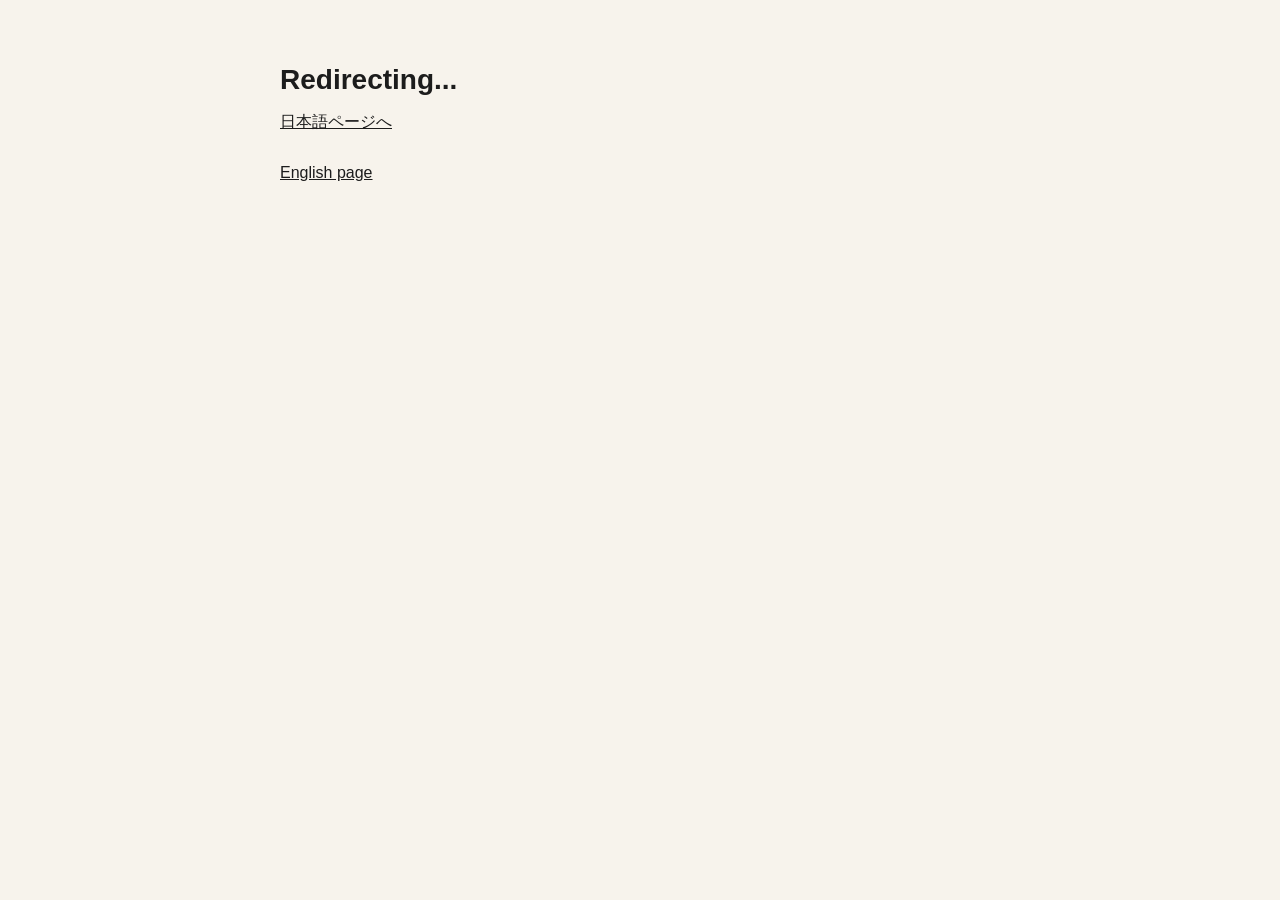
<file: public/index.html>
<!DOCTYPE html>
<html lang="ja">
  <head>
    <meta charset="utf-8">
    <!--<meta http-equiv="refresh" content="0; url=/jp/">-->
    <meta name="viewport" content="width=device-width, initial-scale=1">
    <title>ACTIS Visa Support LP</title>
    <style>
      body {
        margin: 0;
        font-family: sans-serif;
        background: #f7f3ec;
        color: #1c1c1c;
      }
      main {
        max-width: 720px;
        margin: 0 auto;
        padding: 64px 24px;
      }
      h1 {
        font-size: 28px;
        margin: 0 0 12px;
      }
      p {
        line-height: 1.7;
        margin: 0 0 24px;
      }
      a {
        color: #1c1c1c;
      }
    </style>
  </head>
  <body>
    <main>
      <h1>Redirecting...</h1>
      <p><a href="/jp/">日本語ページへ</a></p>
      <p><a href="/en/">English page</a></p>
    </main>
  </body>
</html>
</file>
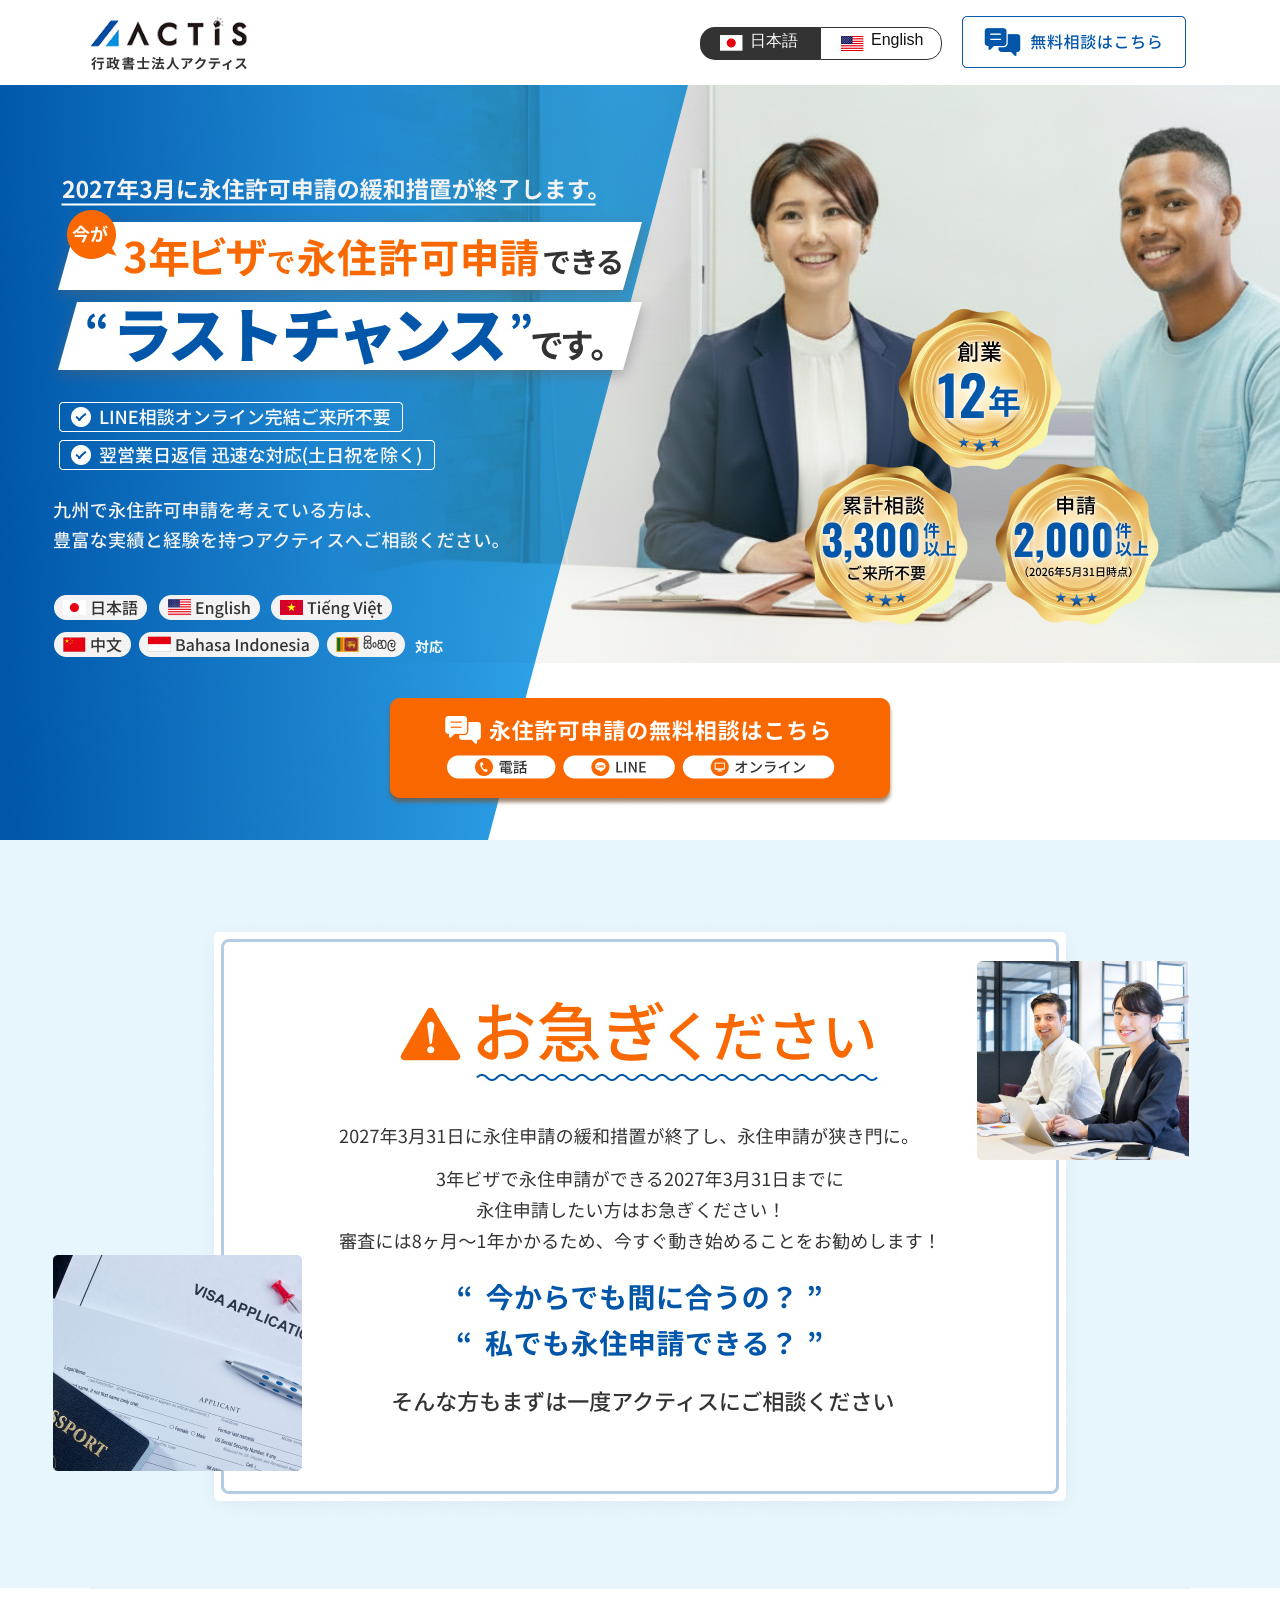
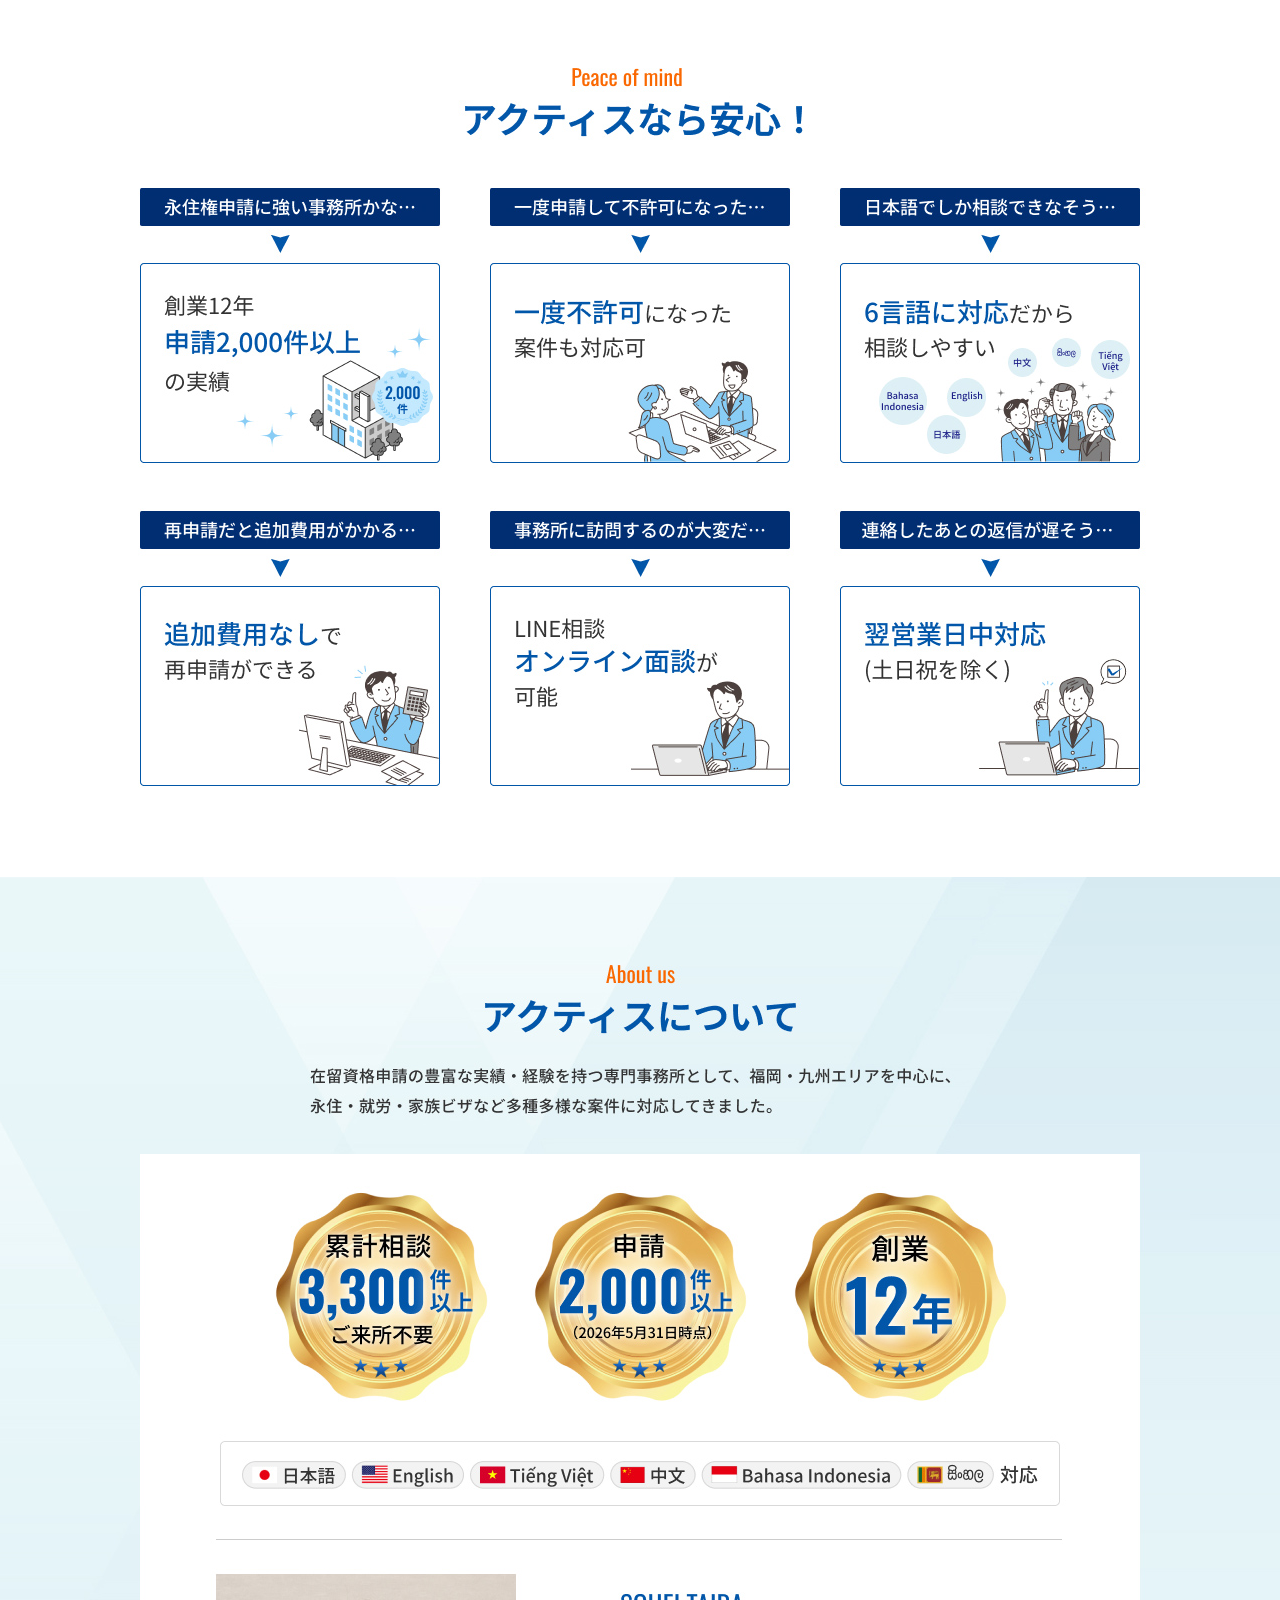
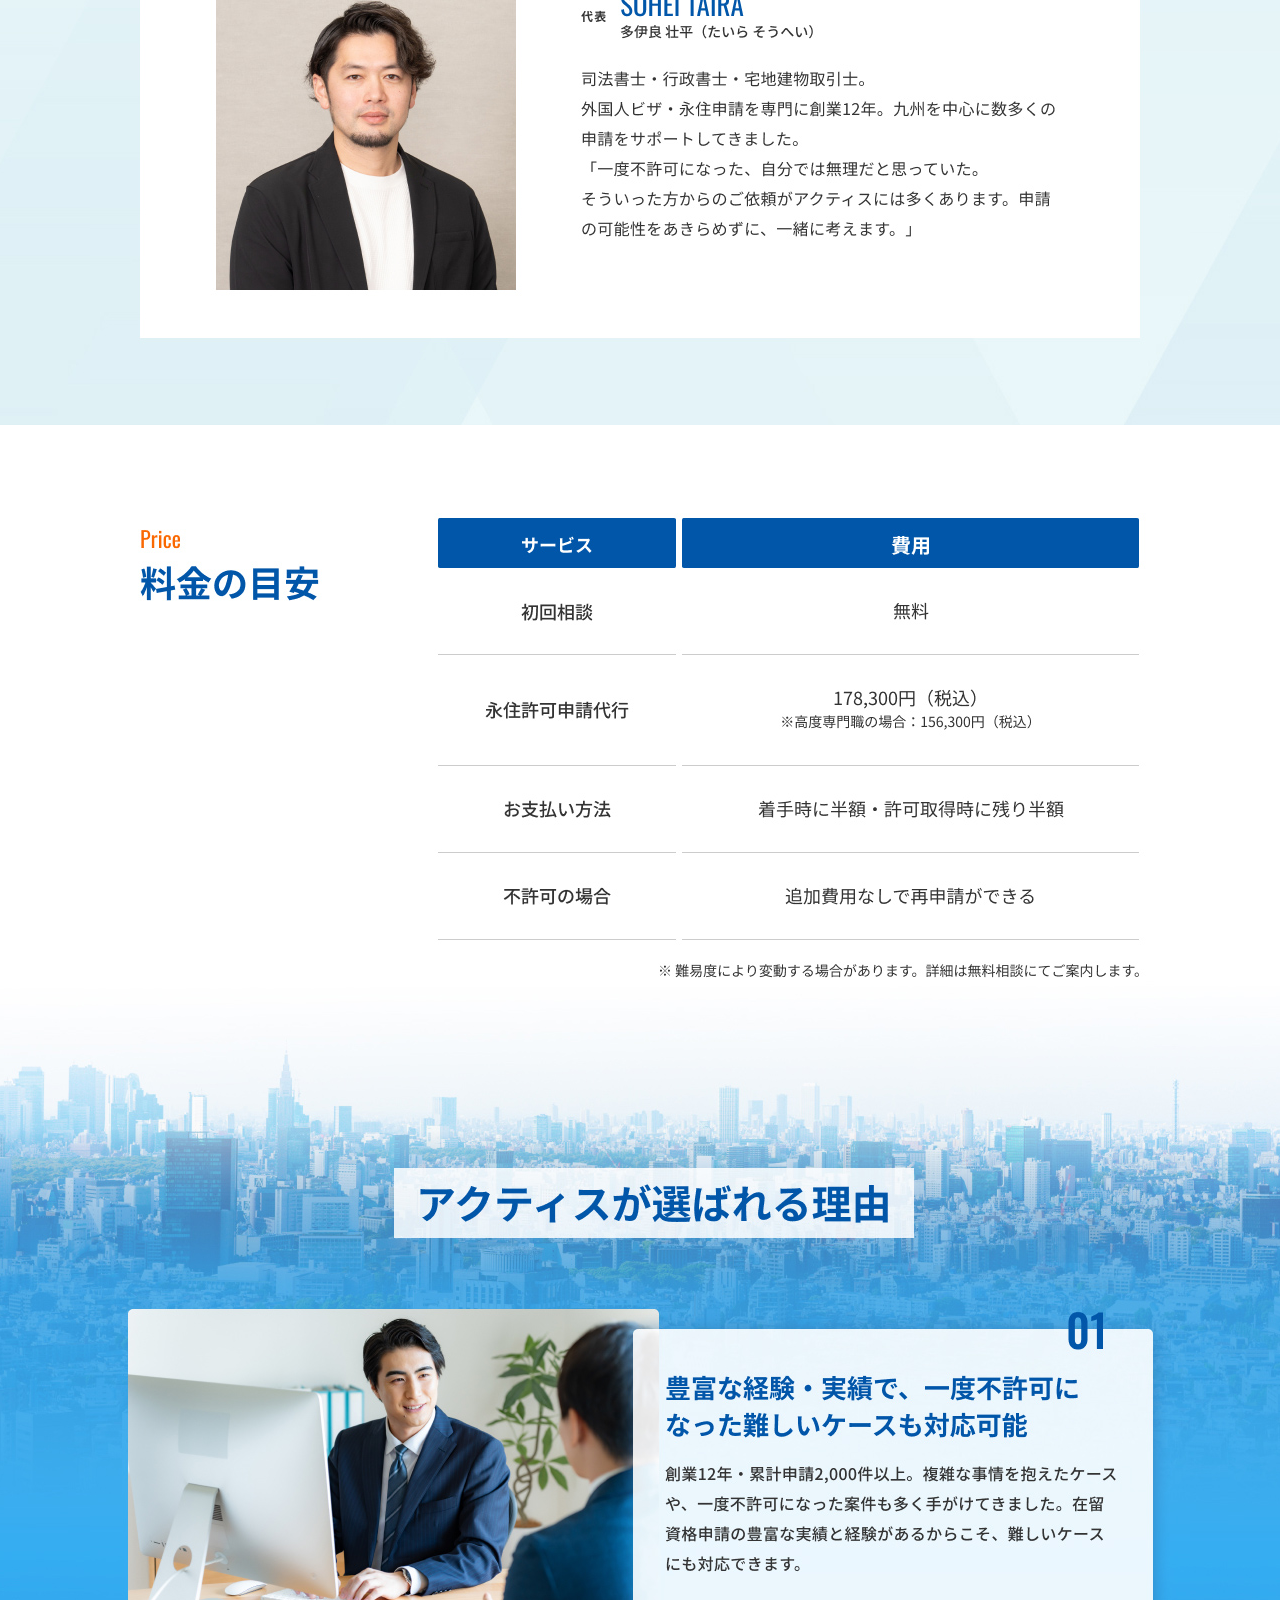
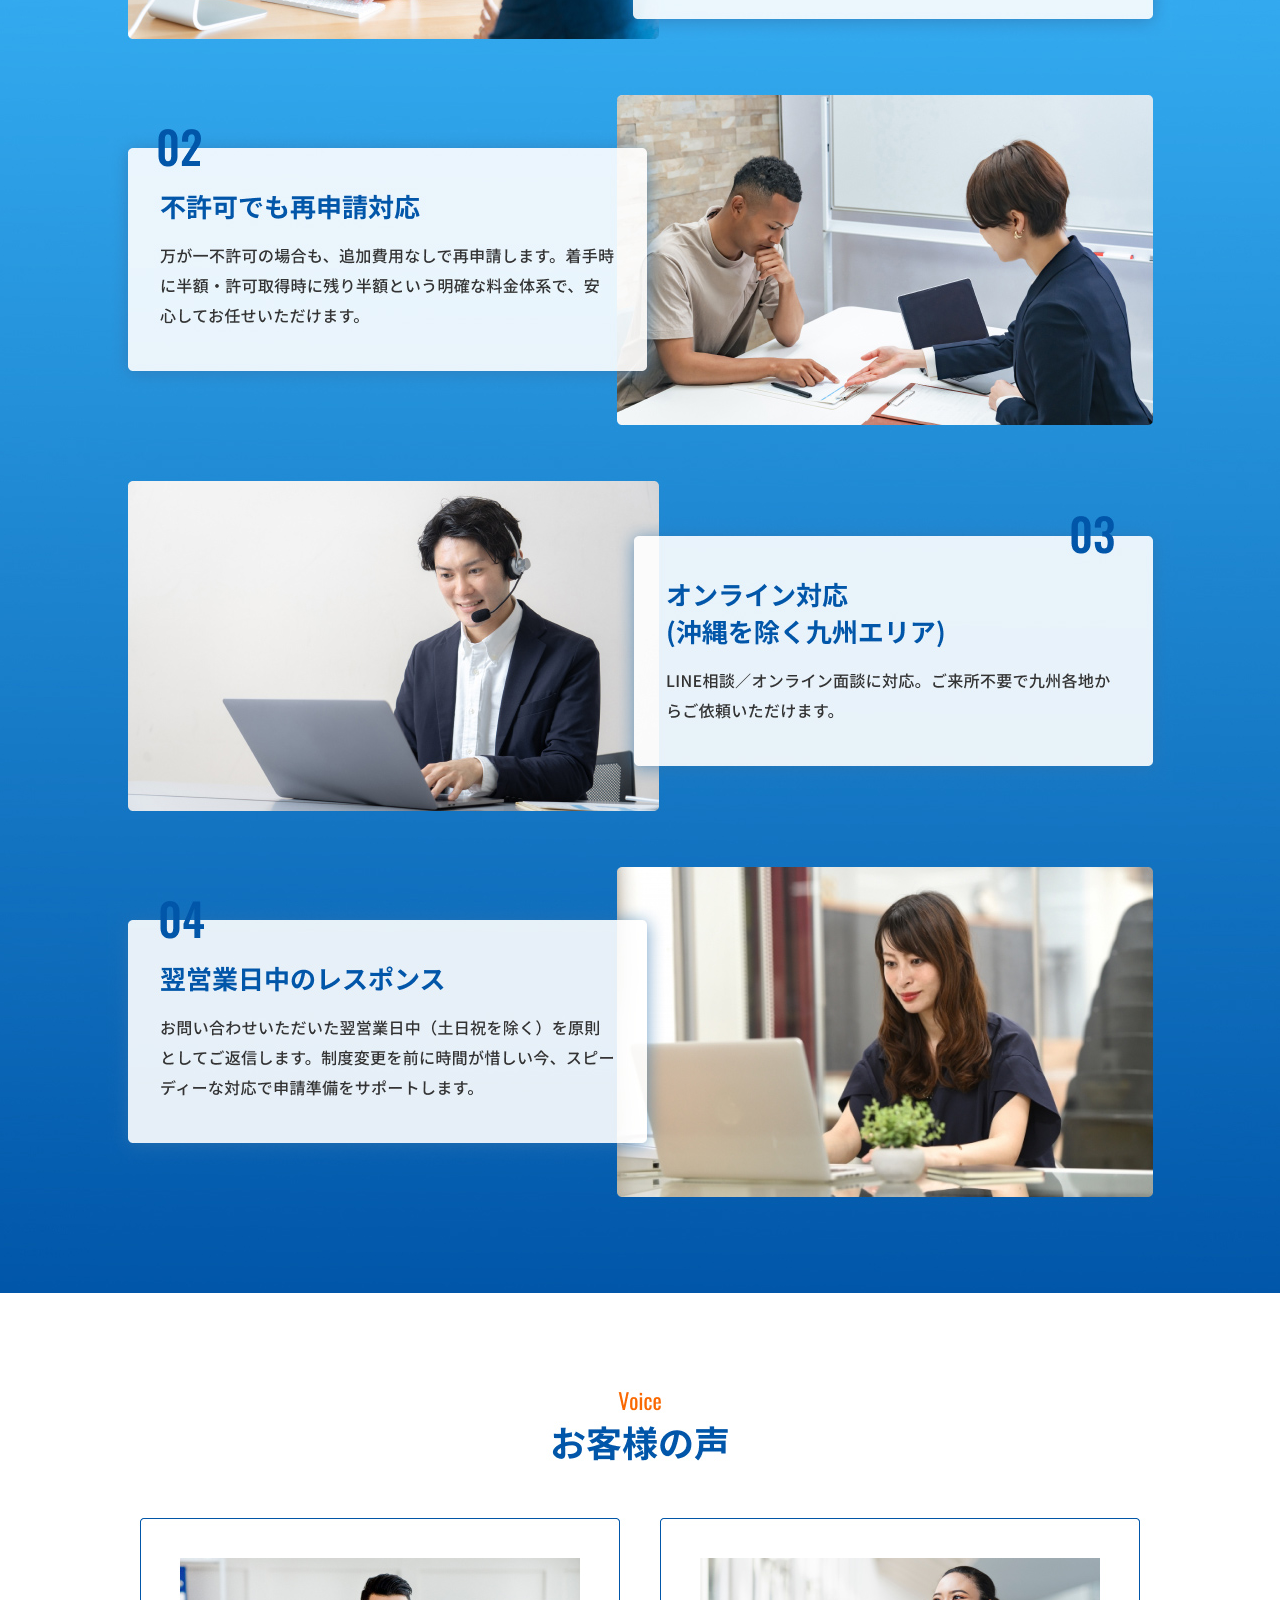
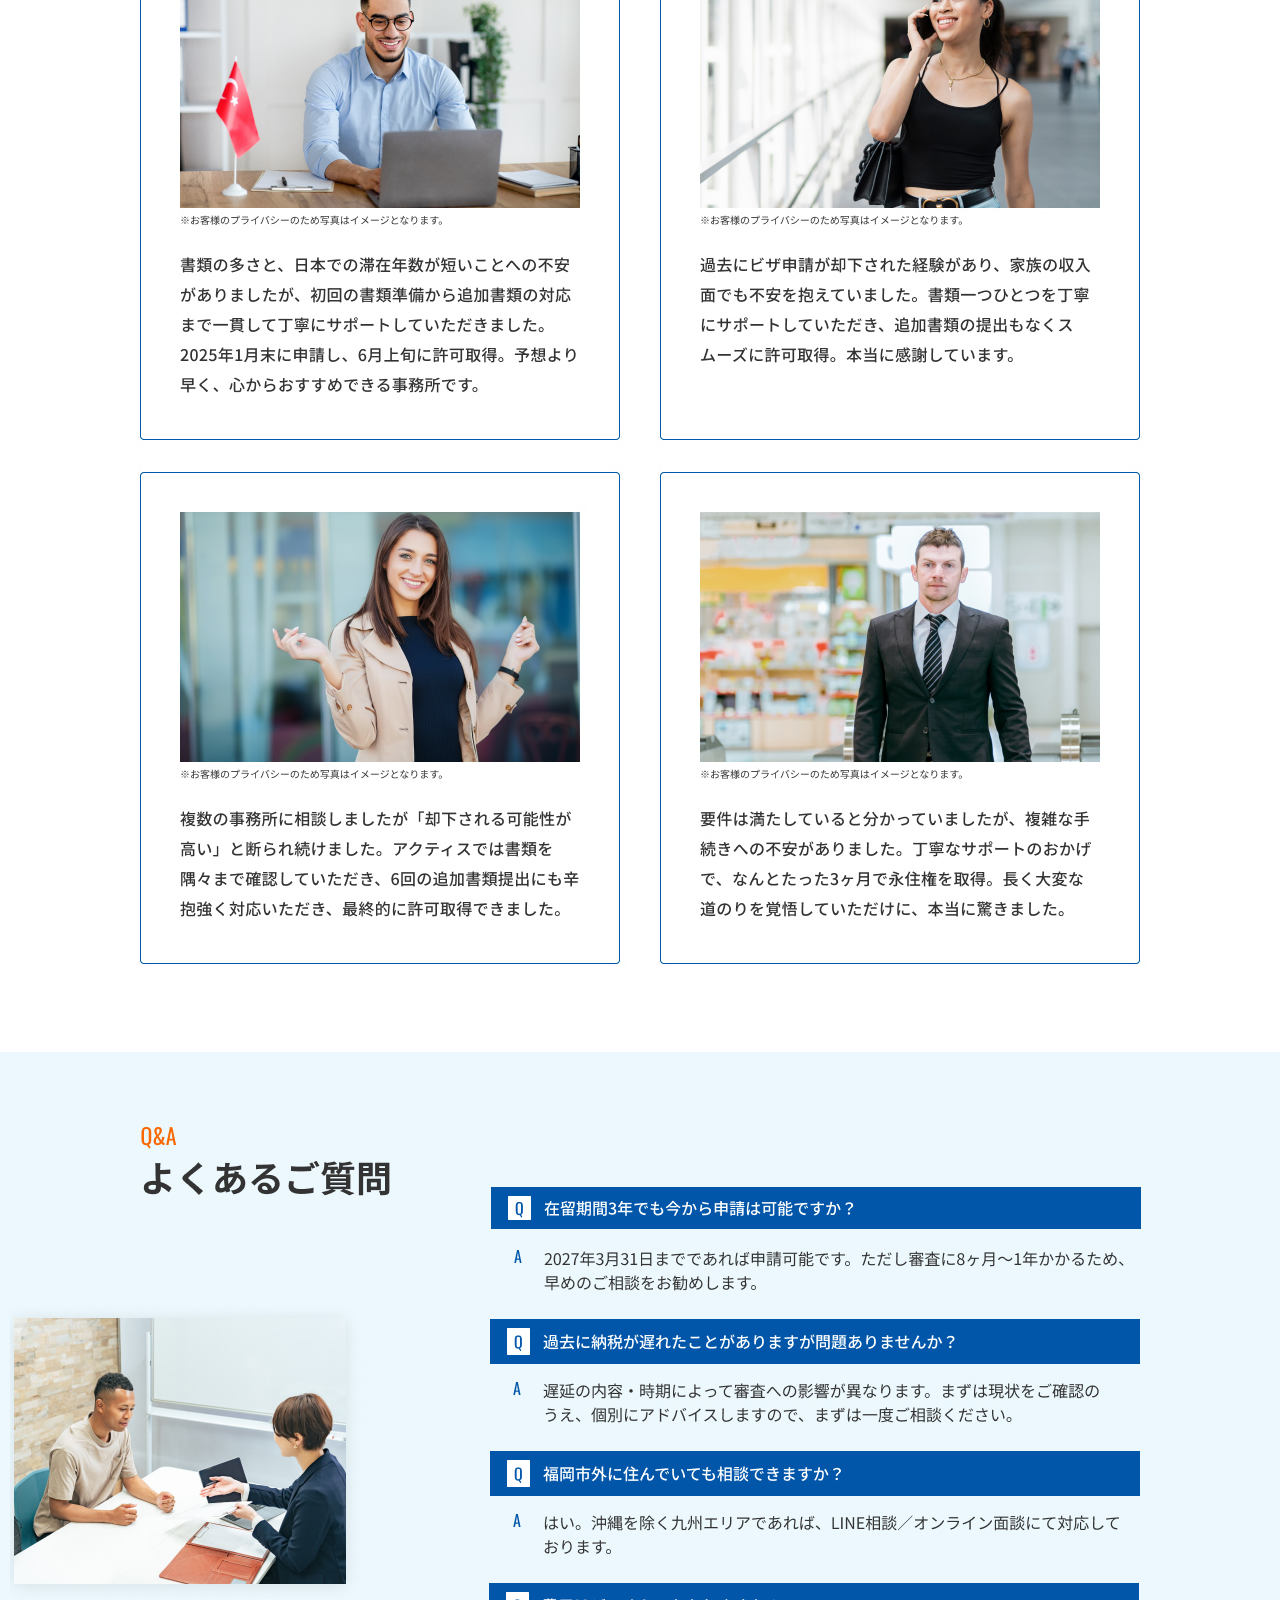
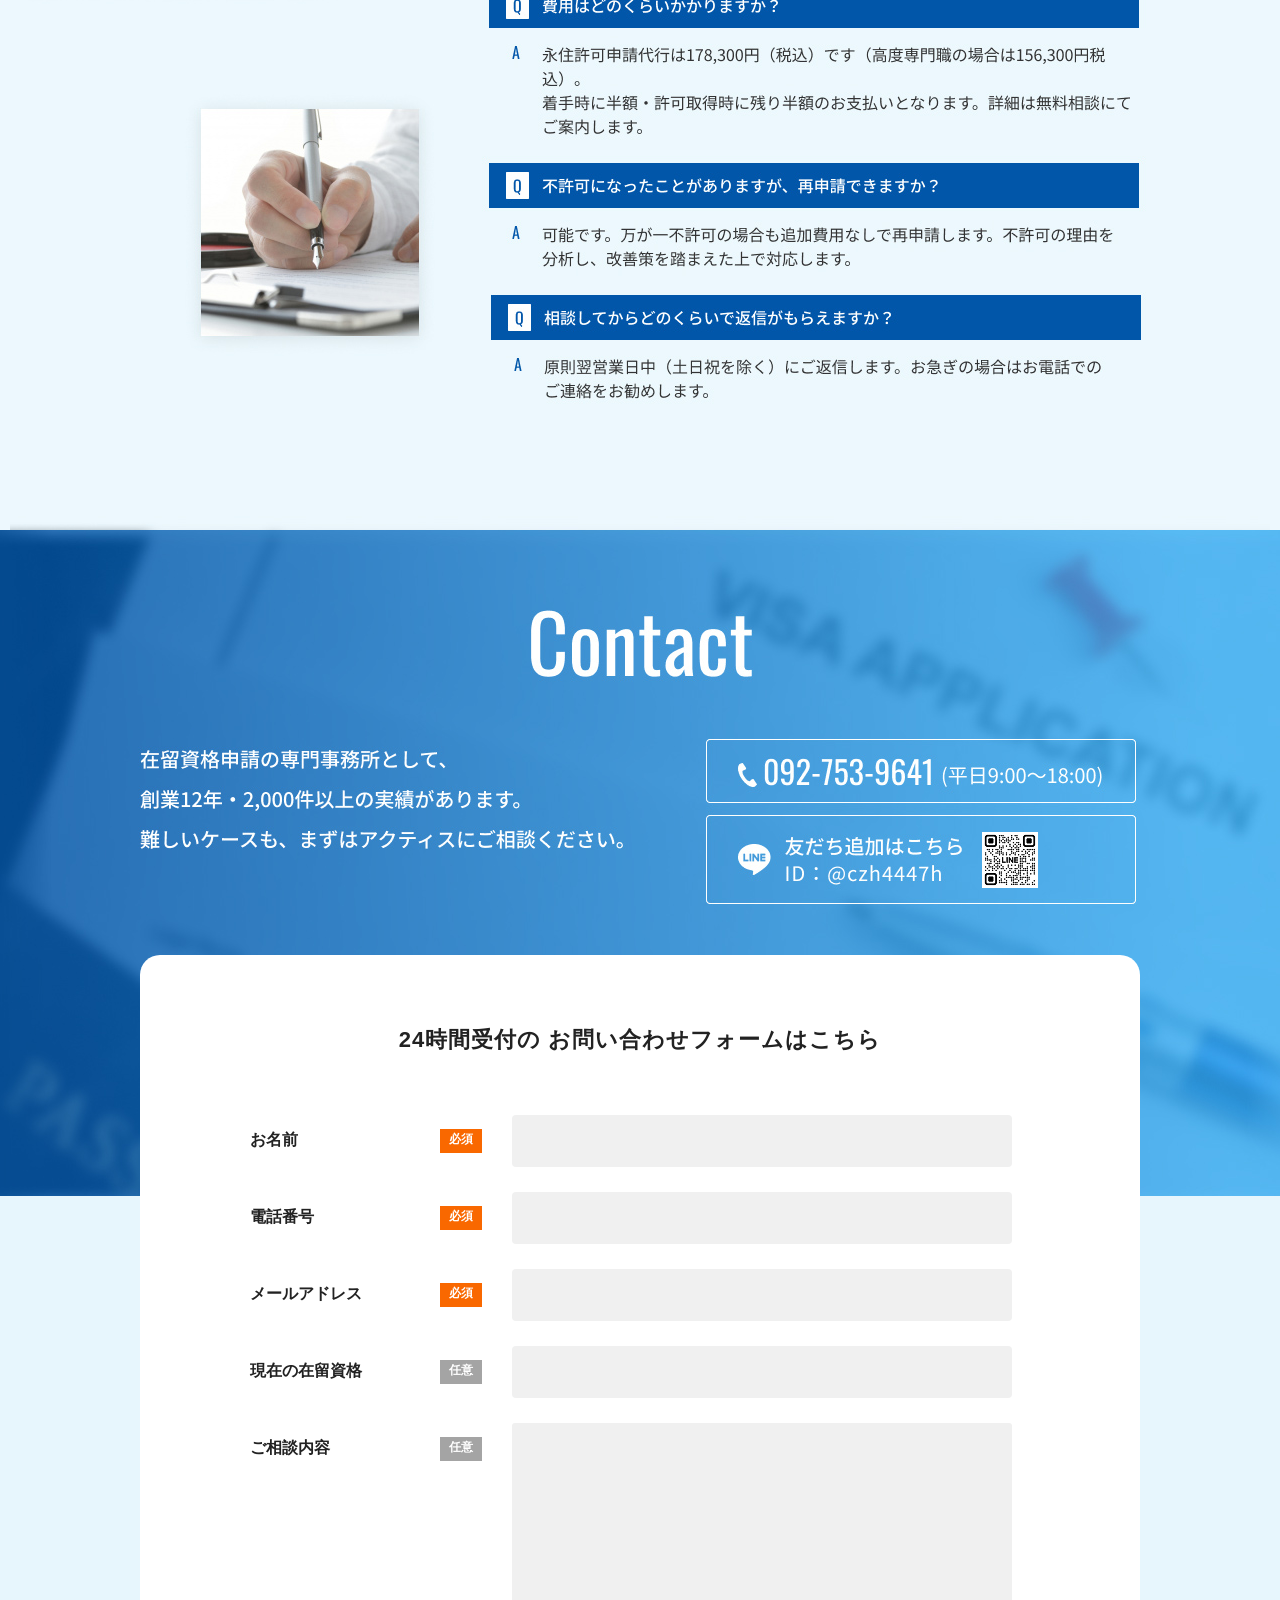
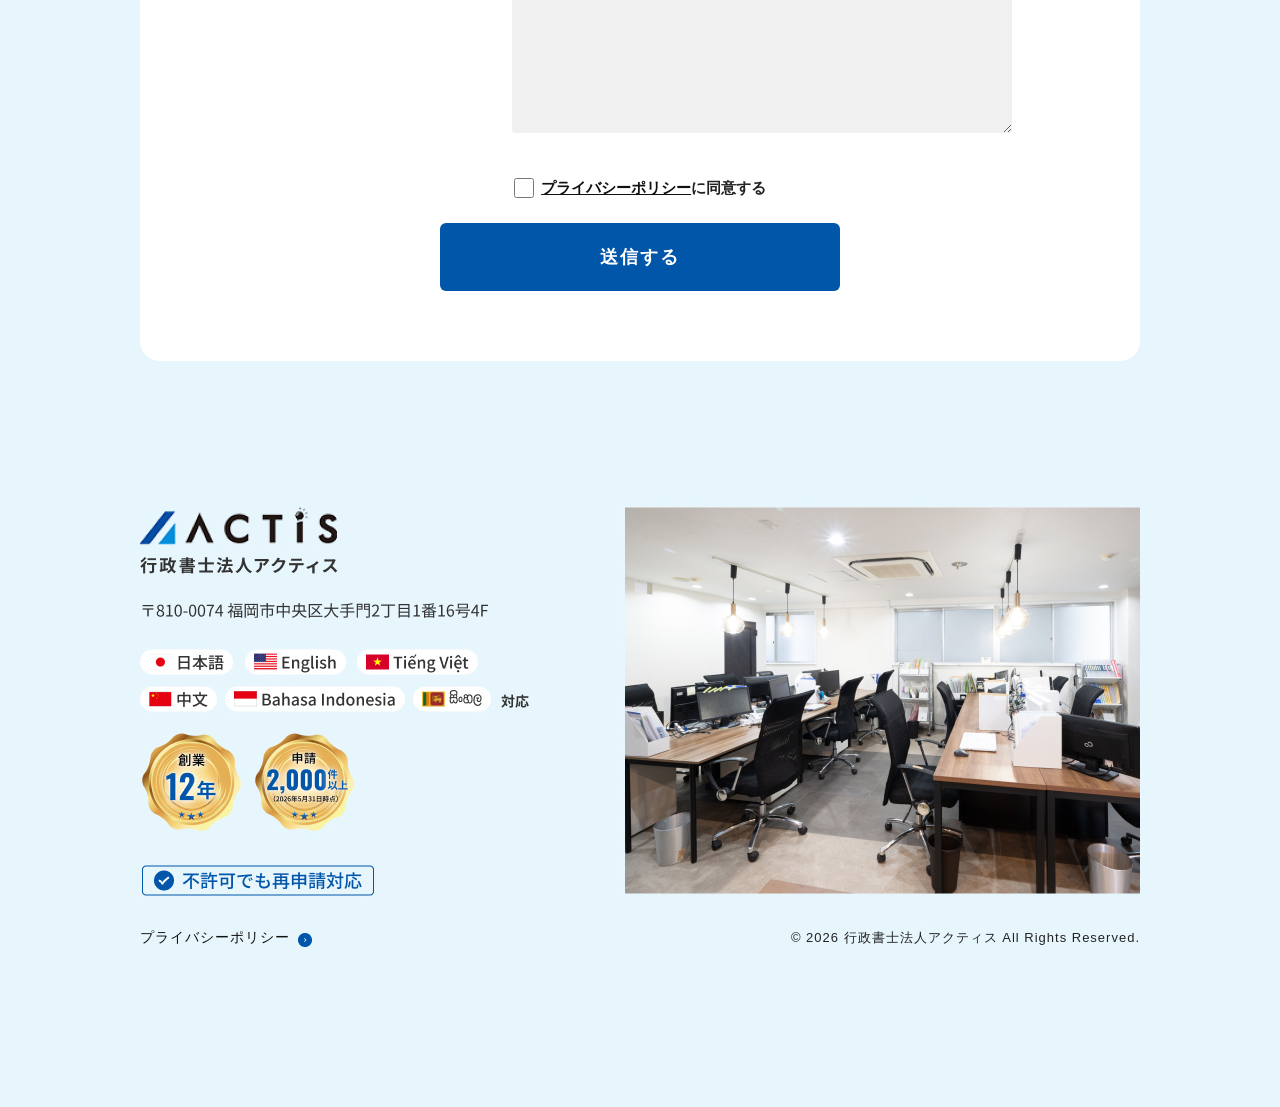
<file: public/jp/index.html>
<!doctype html>
<html>
<head>
<!-- Google Tag Manager -->
<script>(function(w,d,s,l,i){w[l]=w[l]||[];w[l].push({'gtm.start':
new Date().getTime(),event:'gtm.js'});var f=d.getElementsByTagName(s)[0],
j=d.createElement(s),dl=l!='dataLayer'?'&l='+l:'';j.async=true;j.src=
'https://www.googletagmanager.com/gtm.js?id='+i+dl;f.parentNode.insertBefore(j,f);
})(window,document,'script','dataLayer','GTM-P66J2MPK');</script>
<!-- End Google Tag Manager -->
<meta charset="utf-8">
<meta name="viewport" content="width=device-width, initial-scale=1.0">
<link rel="icon" href="images/favicon.png">
<link rel="canonical" href="https://visa-support.office-taira.com/jp/">
<title>永住許可申請なら豊富な実績と経験を持つアクティスへ｜行政書士法人アクティス</title>
<meta name="description" content="アクティスでは行政書士による無料相談を実施中。経験豊富な行政書士が永住許可の可能性診断から必要書類のご案内、申請までワンストップでサポート。オンライン・全国対応でお気軽にご相談ください。">
<meta name="keywords" content="永住許可申請, 永住許可, 永住ビザ, 永住申請, 永住権, 行政書士, 無料相談, 在留資格, 外国人, 入管申請, ACTIS, アクティス">

<!-- Open Graph（SNS シェア用） -->
<meta property="og:title" content="永住許可申請なら豊富な実績と経験を持つアクティスへ｜行政書士法人アクティス">
<meta property="og:description" content="アクティスでは行政書士による無料相談を実施中。経験豊富な行政書士が永住許可の可能性診断から必要書類のご案内、申請までワンストップでサポート。オンライン・全国対応でお気軽にご相談ください。">
<meta property="og:type" content="website">
<meta property="og:url" content="">
<meta property="og:image" content="images/ogp.jpg">
<meta property="og:site_name" content="永住許可申請の豊富な実績を持つ行政書士法人アクティス">

<!-- Twitter Card -->
<meta name="twitter:card" content="summary_large_image">
<meta name="twitter:title" content="永住許可申請なら豊富な実績と経験を持つアクティスへ｜行政書士法人アクティス">
<meta name="twitter:description" content="アクティスでは行政書士による無料相談を実施中。経験豊富な行政書士が永住許可の可能性診断から必要書類のご案内、申請までワンストップでサポート。オンライン・全国対応でお気軽にご相談ください。">
<meta name="twitter:image" content="images/ogp.jpg">
<link rel="stylesheet" type="text/css" href="css/reset.css">
<link rel="stylesheet" type="text/css" href="css/style.css">

<!-- Google tag (gtag.js) -->
<script async src="https://www.googletagmanager.com/gtag/js?id=G-Z98HNN63ES"></script>
<script>
  window.dataLayer = window.dataLayer || [];
  function gtag(){dataLayer.push(arguments);}
  gtag('js', new Date());

  gtag('config', 'G-Z98HNN63ES');
</script>
</head>

<body>
<!-- Google Tag Manager (noscript) -->
<noscript><iframe src="https://www.googletagmanager.com/ns.html?id=GTM-P66J2MPK"
height="0" width="0" style="display:none;visibility:hidden"></iframe></noscript>
<!-- End Google Tag Manager (noscript) -->
<div id="wrap">
	<header>
		<div class="cont01 flexJust">
			<h1><img src="images/logo.jpg" alt="行政書士法人アクティス"/></h1>
			<div class="headBox flex">
				<ul class="flex">
					<li><a href="index.html">日本語</a></li>
					<li><a href="../en/">English</a></li>
				</ul>
				<p class="headBtn"><a href="#contact" class="scroll"><img src="images/head_btn.jpg" alt="無料相談はこちら"/></a></p>
			</div>
		</div>
	</header>
	<div class="pcOnly">
		<section>
			<div class="bg01">
				<div class="cont01 posi">
					<p><img src="images/img01.jpg" alt="今が3年ビザで永住許可申請できるラストチャンスです"/></p>
					<p class="fvBtn"><a href="#contact" class="scroll"><img src="images/btn01.png" alt="永住許可申請の無料相談はこちら"/></a></p>
				</div>
			</div>
		</section>
		<section>
			<div class="bg02">
				<div class="cont01">
					<p><img src="images/img02.jpg" alt="お急ぎください。2027年3月31日に永住申請の緩和措置が終了し永住申請が狭き門に"/></p>
				</div>
			</div>
		</section>
		<section>
			<div class="cont01">
				<p><img src="images/img03.jpg" alt="アクティスなら安心"/></p>
			</div>
		</section>
		<section>
			<div class="bg04">
				<div class="cont01">
					<p><img src="images/img04a.jpg" alt="アクティスについて"/></p>
					<p><img src="images/img04b.jpg" alt="累計相談3300件以上、申請2000件以上、創業12年"/></p>
					<p><img src="images/img04c.jpg" alt="代表、多伊良荘平"/></p>
				</div>
			</div>
		</section>
		<section>
			<div class="cont01">
				<p><img src="images/img05.jpg" alt="料金の目安、初回相談無料、永住許可申請代行178300円（税込）"/></p>
			</div>
		</section>
		<section>
			<div class="bg06">
				<div class="cont01">
					<p><img src="images/img06a.jpg" alt="アクティスが選ばれる理由"/></p>
					<p><img src="images/img06b.jpg" alt="01、豊富な経験・実績で一度不許可になった難しいケースも対応可能"/></p>
					<p><img src="images/img06c.jpg" alt="02、不許可でも再申請対応"/></p>
					<p><img src="images/img06d.jpg" alt="03、オンライン対応（沖縄を除く九州エリア）"/></p>
					<p><img src="images/img06e.jpg" alt="04、翌営業日中のレスポンス"/></p>
				</div>
			</div>
		</section>
		<section>
			<div class="cont01">
				<p><img src="images/img07a.jpg" alt="お客様の声"/></p>
				<p><img src="images/img07b.jpg" alt="予想より早く申請が通り心からおすすめできる事務所です"/></p>
				<p><img src="images/img07c.jpg" alt="丁寧なサポートのおかげでたった3ヶ月で永住権を取得できました"/></p>
			</div>
		</section>
		<section>
			<div class="bg08">
				<div class="cont01">
					<p><img src="images/img08.jpg" alt="よくあるご質問"/></p>
				</div>
			</div>
		</section>
	</div>
	<!--/.pcOnly-->
	
	<div class="spOnly">
		<div class="cont01">
			<p><img src="images/sp_img01.jpg" alt="3年ビザで永住許可申請できるラストチャンスです"/></p>
			<p><img src="images/sp_img02.jpg" alt="創業12年、累計相談3300件以上、申請2000件以上"/></p>
			<p><a href="#contact" class="scroll"><img src="images/sp_btn01.jpg" alt="永住許可申請の無料相談はこちら"/></a></p>
			<p><img src="images/sp_img03.jpg" alt="2027年3月31日に永住申請の緩和措置が終了し永住申請が狭き門に"/></p>
			<p><img src="images/sp_img04.jpg" alt="まずは一度アクティスにご相談ください"/></p>
			<p><img src="images/sp_img05.jpg" alt="アクティスなら安心"/></p>
			<p><img src="images/sp_img06.jpg" alt="創業12年、申請2000件以上の実績"/></p>
			<p><img src="images/sp_img07.jpg" alt="一度不許可になった案件も対応可"/></p>
			<p><img src="images/sp_img08.jpg" alt="6言語に対応だから相談しやすい"/></p>
			<p><img src="images/sp_img09.jpg" alt="追加費用なしで再申請ができる"/></p>
			<p><img src="images/sp_img10.jpg" alt="LINE相談、オンライン面談が可能"/></p>
			<p><img src="images/sp_img11.jpg" alt="翌営業日中対応（土日祝を除く）"/></p>
			<p><img src="images/sp_img12.jpg" alt="アクティスについて"/></p>
			<p><img src="images/sp_img13.jpg" alt="創業12年、累計相談3300件以上、申請2000件以上"/></p>
			<p><img src="images/sp_img14.jpg" alt="代表、多伊良壮平"/></p>
			<p><img src="images/sp_img15.jpg" alt="料金の目安"/></p>
			<p><img src="images/sp_img16.jpg" alt="初回相談無料、永住許可申請代行178300円"/></p>
			<p><img src="images/sp_img17.jpg" alt="アクティスが選ばれる理由"/></p>
			<p><img src="images/sp_img18.jpg" alt="01、豊富な経験・実績で一度不許可になった難しいケースも対応可能"/></p>
			<p><img src="images/sp_img19.jpg" alt="02、不許可でも再申請対応"/></p>
			<p><img src="images/sp_img20.jpg" alt="03、オンライン対応（沖縄を除く九州エリア）"/></p>
			<p><img src="images/sp_img21.jpg" alt="04、翌営業日中のレスポンス"/></p>
			<p><img src="images/sp_img22.jpg" alt="お客様の声"/></p>
			<p><img src="images/sp_img23.jpg" alt="追加書類の提出もなくスムーズに許可取得できました"/></p>
			<p><img src="images/sp_img24.jpg" alt="6回の追加書類提出にも辛抱強く対応いただきました"/></p>
			<p><img src="images/sp_img25.jpg" alt="なんとたった3ヶ月で永住権を取得できました"/></p>
			<p><img src="images/sp_img26.jpg" alt="よくあるご質問"/></p>
			<p><img src="images/sp_img27.jpg" alt="在留期間3年でも今から申請は可能ですか？"/></p>
			<p><img src="images/sp_img28.jpg" alt="過去に納税が遅れたことがありますが問題ありませんか？"/></p>
			<p><img src="images/sp_img29.jpg" alt="福岡市外に住んでいても相談できますか？"/></p>
			<p><img src="images/sp_img30.jpg" alt="費用はどのくらいかかりますか？"/></p>
			<p><img src="images/sp_img31.jpg" alt="不許可になったことがありますが、再申請できますか？"/></p>
			<p><img src="images/sp_img32.jpg" alt="相談してからどのくらいで返信がもらえますか？"/></p>
			<p><img src="images/sp_img33.jpg" alt=""/></p>
		</div>
	</div>
	<!--/.spOnly-->
	
	<section>
		<div class="bg09">
			<div class="cont01 posi">
				<p class="pcOnly"><img src="images/img09.jpg" alt="在留資格申請の専門事務所として、創業12年・2000件以上の実績があります。"/></p>
				<div class="spOnly">
					<p><img src="images/sp_img34.jpg" alt="在留資格申請の専門事務所として、創業12年・2000件以上の実績があります。"/></p>
					<p><img src="images/sp_img35.jpg" alt=""/></p>
					<p><img src="images/sp_img36.jpg" alt=""/></p>
				</div>
				<div class="qr"><a href="https://lin.ee/S7jABme" target="_blank"><img src="images/qr.png" alt=""/></a></div>
				<div id="contact" class="form">
					<p class="font22 tCenter bold m60 spFont18">24時間受付の<br class="spOnly">
						お問い合わせフォームはこちら</p>
					<form action="https://script.google.com/macros/s/AKfycbweIp4AtTH8SkW-hFsA-llCc6qLdAPrV36Fxqv3pbONy9V81vjMBoiT6eISCfeQNlyf/exec" method="post" id="mail_form" target="mail_form_result" data-form-language="jp" data-thanks-path="/jp/thanks.html" data-required-message="必須項目を入力してください。" data-privacy-message="プライバシーポリシーに同意してください。" data-endpoint-missing-message="GASのWebアプリURLを設定してください。" data-submit-error-message="送信に失敗しました。時間を置いて再度お試しください。">
						<input type="hidden" name="lang" value="jp" />
						<input type="hidden" name="site_origin" value="https://visa-support.office-taira.com" />
						<dl class="flex m25 spm20">
							<dt>お名前</dt>
							<dt class="hissu">必須</dt>
							<dd class="inp required">
								<input  type="text" id="name_1" name="name_1" value="" />
							</dd>
						</dl>
						<dl class="flex m25 spm20">
							<dt>電話番号</dt>
							<dt class="hissu">必須</dt>
							<dd class="inp required">
								<input  type="tel" id="phone" name="phone" value="" />
							</dd>
						</dl>
						<dl class="flex m25 spm20">
							<dt>メールアドレス</dt>
							<dt class="hissu">必須</dt>
							<dd class="inp required">
								<input  type="email" id="mail_address" name="mail_address" value="" />
							</dd>
						</dl>
						<dl class="flex m25 spm20">
							<dt>現在の在留資格</dt>
							<dt class="nini">任意</dt>
							<dd class="inp">
								<input  type="text" id="residence" name="residence" value="" />
							</dd>
						</dl>
						<dl class="flex m45">
							<dt>ご相談内容</dt>
							<dt class="nini">任意</dt>
							<dd class="inp">
								<textarea id="contents" name="contents" cols="40" rows="5"></textarea>
							</dd>
						</dl>
						<dl class="priForm m25 spm20">
							<dt>プライバシーポリシー</dt>
							<dd class="check required bold">
								<label>
									<input type="checkbox" name="privacy" value="プライバシーポリシーに同意する" />
									&nbsp;<a style="text-decoration: underline;" href="https://japan-immigration.jp/privacy" target="_blank">プライバシーポリシー</a>に同意する</label>
							</dd>
						</dl>
						<p id="form_submit" class="tCenter">
							<input class="white" type="submit" id="form_submit_button" value="送信する" />
						</p>
					</form>
				</div>
				<!--/.form--> 
			</div>
		</div>
	</section>
	<section>
		<div class="bg_b">
			<div class="cont01">
				<p class="spBg01"><img src="images/img10a.jpg" alt=""/></p>
				<p class="pcOnly"><img src="images/img10b.jpg" alt="行政書士法人アクティス"/></p>
				<div class="spOnly">
					<p><img src="images/sp_img37.jpg" alt="行政書士法人アクティス"/></p>
					<p><img src="images/sp_img38.jpg" alt="創業12年、申請2000件以上"/></p>
				</div>
				<div class="foot cont02 flexJust">
					<p class="pri spm30"><a href="https://japan-immigration.jp/privacy" target="_blank">プライバシーポリシー</a></p>
					<p class="copy">&copy; 2026 行政書士法人アクティス All Rights Reserved.</p>
				</div>
			</div>
		</div>
	</section>
</div>
<!--/#wrap-->

<div id="fix-btn"> <a href="#contact" class="scroll"><img src="images/btn01.png" alt="永住許可申請の無料相談はこちら"/></a> </div>

<!-- jQuery本体の読み込みここから --> 
<script src="https://ajax.googleapis.com/ajax/libs/jquery/3.7.1/jquery.min.js"></script> 
<!-- jQuery本体の読み込みここまで --> 

<script src="js/contact.js"></script>

<!-- フリガナ自動入力ライブラリここから --> 
<script src="js/jquery.autoKana.js"></script> 
<script>
	(function( $ ) {
		$.fn.autoKana( 'input[name="name_1"]', 'input[name="read_1"]', {
			katakana: false
		});
		$.fn.autoKana( 'input[name="name_2"]', 'input[name="read_2"]', {
			katakana: false
		});
	})( jQuery );
</script> 
<!-- フリガナ自動入力ライブラリここまで --> 

<!-- 住所自動入力ライブラリここから --> 
<script src="js/ajaxzip3.js"></script> 
<!-- 住所自動入力ライブラリここまで --> 

<script src="js/jquery.scroll.js"></script> 
<script type="text/javascript">
window.addEventListener('scroll', function() {
  const pageTop = document.getElementById('fix-btn');
  // 200px以上スクロールしたらボタンを表示
  if (window.scrollY > 1000) {
    pageTop.classList.add('is-visible');
  } else {
    pageTop.classList.remove('is-visible');
  }
});
</script> 
<script type="text/javascript">
function toggleNav() {
  var body = document.body;
  var hamburger = document.getElementById('js-hamburger');
  var blackBg = document.getElementById('js-black-bg');
  hamburger.addEventListener('click', function() {
    body.classList.toggle('nav-open');
  });
  blackBg.addEventListener('click', function() {
    body.classList.remove('nav-open');
  });
}
toggleNav();
</script>
</body>
</html>
</file>
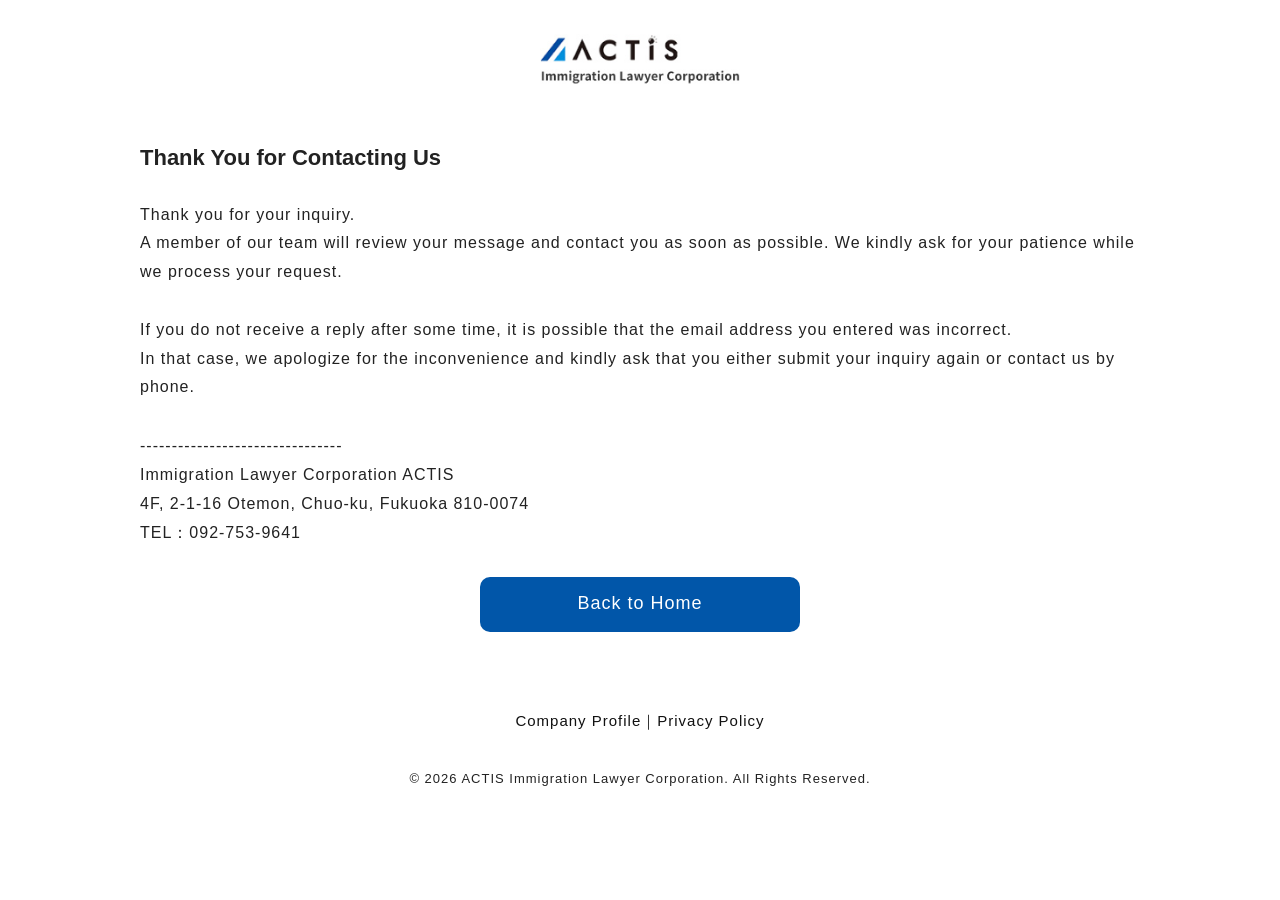
<file: public/en/thanks.html>
<!doctype html>
<html>
<head>
<!-- Google Tag Manager -->
<script>(function(w,d,s,l,i){w[l]=w[l]||[];w[l].push({'gtm.start':
new Date().getTime(),event:'gtm.js'});var f=d.getElementsByTagName(s)[0],
j=d.createElement(s),dl=l!='dataLayer'?'&l='+l:'';j.async=true;j.src=
'https://www.googletagmanager.com/gtm.js?id='+i+dl;f.parentNode.insertBefore(j,f);
})(window,document,'script','dataLayer','GTM-P66J2MPK');</script>
<!-- End Google Tag Manager -->
<meta charset="utf-8">
<meta name="robots" content="noindex, nofollow" />
<meta name="viewport" content="width=device-width, initial-scale=1.0">
<title>Thank You Page｜Immigration Lawyer Corporation ACTIS</title>
<link rel="stylesheet" type="text/css" href="css/reset.css">
<link rel="stylesheet" type="text/css" href="css/style.css">
<script>
// TODO: Replace with the production custom domain when it is ready.
var ACTIS_SITE_ORIGIN = location.hostname === 'script.google.com'
  ? 'https://actis-visa-support-lp.web.app'
  : location.origin;
if (location.hostname === 'script.google.com') {
  location.replace(ACTIS_SITE_ORIGIN + '/en/thanks.html');
}
</script>
<!-- Google tag (gtag.js) -->
<script async src="https://www.googletagmanager.com/gtag/js?id=G-4FL4ZJQS1J"></script>
<script>
  window.dataLayer = window.dataLayer || [];
  function gtag(){dataLayer.push(arguments);}
  gtag('js', new Date());

  gtag('config', 'G-4FL4ZJQS1J');
</script>
<style>
.thanks {
    width: 1000px;
    margin: 50px auto 0;
}
.backBtn {
    background-color: #0156A9;
    width: 320px;
    margin-left: auto;
    margin-right: auto;
    border-radius: 10px;
}
.backBtn a {
    display: inline-block;
    width: 100%;
    padding: 16px 0 18px;
}
.headLogo {
	width: 200px;
	margin: 20px auto 0;
}
@media screen and (max-width: 1000px){
.thanks {
    width: 90%;
    margin: 15px auto 0;
}
.headLogo {
	width: 160px;
	margin: 15px auto 20px;
}
}
</style>
</head>

<body>
<!-- Google Tag Manager (noscript) -->
<noscript><iframe src="https://www.googletagmanager.com/ns.html?id=GTM-P66J2MPK"
height="0" width="0" style="display:none;visibility:hidden"></iframe></noscript>
<!-- End Google Tag Manager (noscript) -->
<div id="wrap">
<p class="headLogo tCenter"><img src="images/logo.jpg" alt=""/></p>    
<div class="thanks">
<h1 class="font22 m30 bold">Thank You for Contacting Us</h1>
<p class="font16 line18 m30">Thank you for your inquiry.<br>
A member of our team will review your message and contact you as soon as possible. We kindly ask for your patience while we process your request.<br>
<br>
If you do not receive a reply after some time, it is possible that the email address you entered was incorrect.<br>
In that case, we apologize for the inconvenience and kindly ask that you either submit your inquiry again or contact us by phone.</p>
<p class="font16 line18 m30 spm30">--------------------------------<br>
 Immigration Lawyer Corporation ACTIS<br>
4F, 2-1-16 Otemon, Chuo-ku, Fukuoka 810-0074<br>
TEL：092-753-9641</p>
<p class="backBtn tCenter font18 m80"><a class="white" href="https://visa-support.office-taira.com/en/">Back to Home</a></p>
<div class="footer">
<p class="tCenter font15 m40 notoR"><a href="https://japan-immigration.jp/company" target="_blank">Company Profile</a>｜<a href="https://japan-immigration.jp/privacy" target="_blank">Privacy Policy</a></p>
<p class="copy tCenter font12 m30 notoR">&copy; 2026 ACTIS Immigration Lawyer Corporation. All Rights Reserved.</p>
</div>
</div>
</div><!--/#wrap-->

</body>
</html>
</file>
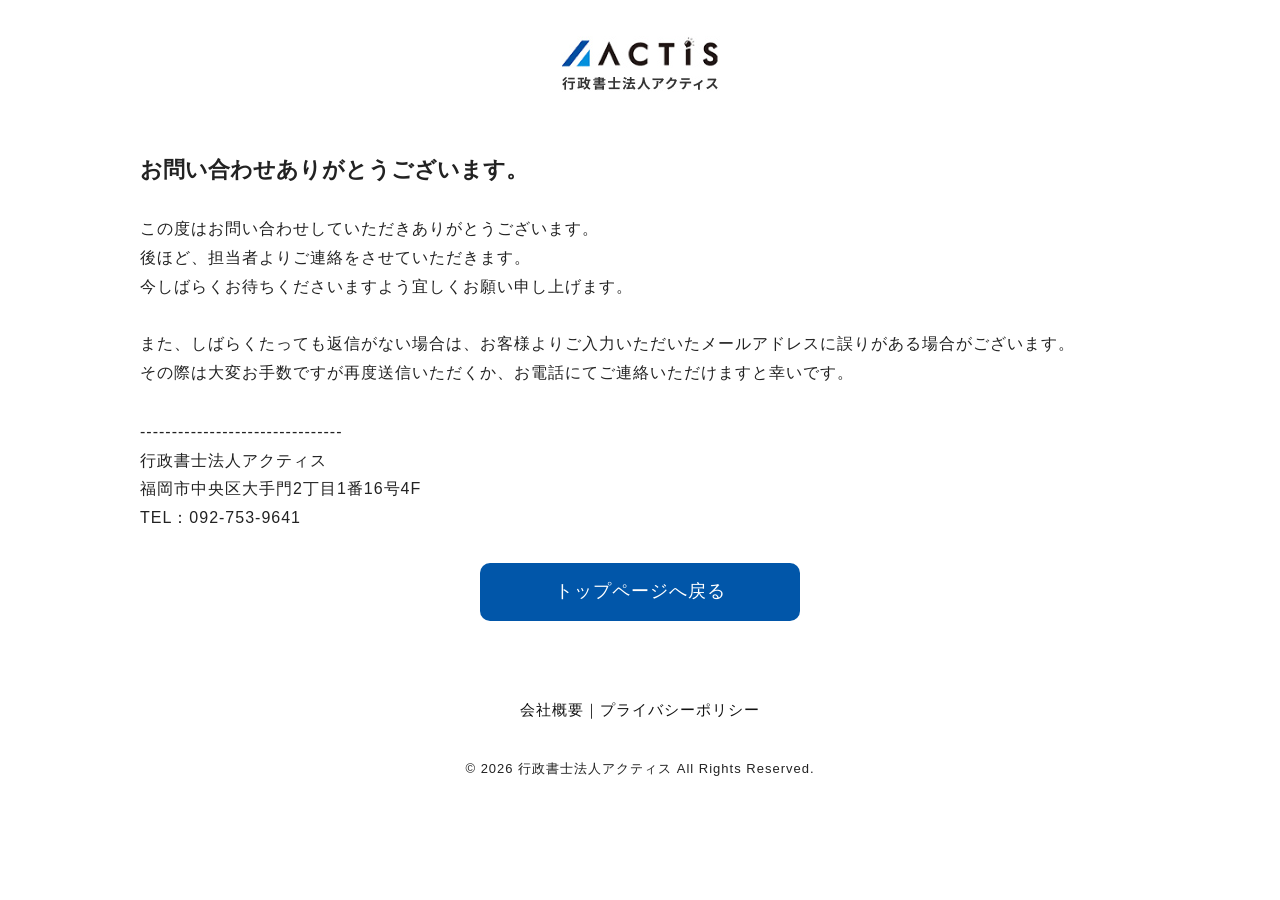
<file: public/jp/thanks.html>
<!doctype html>
<html>
<head>
<!-- Google Tag Manager -->
<script>(function(w,d,s,l,i){w[l]=w[l]||[];w[l].push({'gtm.start':
new Date().getTime(),event:'gtm.js'});var f=d.getElementsByTagName(s)[0],
j=d.createElement(s),dl=l!='dataLayer'?'&l='+l:'';j.async=true;j.src=
'https://www.googletagmanager.com/gtm.js?id='+i+dl;f.parentNode.insertBefore(j,f);
})(window,document,'script','dataLayer','GTM-P66J2MPK');</script>
<!-- End Google Tag Manager -->
<meta charset="utf-8">
<meta name="robots" content="noindex, nofollow" />
<meta name="viewport" content="width=device-width, initial-scale=1.0">
<title>サンクスページ｜行政書士法人アクティス</title>
<link rel="stylesheet" type="text/css" href="css/reset.css">
<link rel="stylesheet" type="text/css" href="css/style.css">
<script>
// TODO: Replace with the production custom domain when it is ready.
var ACTIS_SITE_ORIGIN = location.hostname === 'script.google.com'
  ? 'https://actis-visa-support-lp.web.app'
  : location.origin;
if (location.hostname === 'script.google.com') {
  location.replace(ACTIS_SITE_ORIGIN + '/jp/thanks.html');
}
</script>
<!-- Google tag (gtag.js) -->
<script async src="https://www.googletagmanager.com/gtag/js?id=G-Z98HNN63ES"></script>
<script>
  window.dataLayer = window.dataLayer || [];
  function gtag(){dataLayer.push(arguments);}
  gtag('js', new Date());

  gtag('config', 'G-Z98HNN63ES');
</script>
<style>
.thanks {
    width: 1000px;
    margin: 50px auto 0;
}
.backBtn {
    background-color: #0156A9;
    width: 320px;
    margin-left: auto;
    margin-right: auto;
    border-radius: 10px;
}
.backBtn a {
    display: inline-block;
    width: 100%;
    padding: 16px 0 18px;
}
.headLogo {
	width: 159px;
	margin: 20px auto 0;
}
@media screen and (max-width: 1000px){
.thanks {
    width: 90%;
    margin: 15px auto 0;
}
.headLogo {
	width: 120px;
	margin: 15px auto 20px;
}
}
</style>
</head>

<body>
<!-- Google Tag Manager (noscript) -->
<noscript><iframe src="https://www.googletagmanager.com/ns.html?id=GTM-P66J2MPK"
height="0" width="0" style="display:none;visibility:hidden"></iframe></noscript>
<!-- End Google Tag Manager (noscript) -->
<div id="wrap">
<p class="headLogo tCenter"><img src="images/logo.jpg" alt=""/></p>    
<div class="thanks">
<h1 class="font22 m30 bold">お問い合わせありがとうございます。</h1>
<p class="font16 line18 m30">この度はお問い合わせしていただきありがとうございます。<br>
後ほど、担当者よりご連絡をさせていただきます。<br>
今しばらくお待ちくださいますよう宜しくお願い申し上げます。<br>
<br>
また、しばらくたっても返信がない場合は、お客様よりご入力いただいたメールアドレスに誤りがある場合がございます。<br>
その際は大変お手数ですが再度送信いただくか、お電話にてご連絡いただけますと幸いです。</p>
<p class="font16 line18 m30 spm30">--------------------------------<br>
行政書士法人アクティス<br>
福岡市中央区大手門2丁目1番16号4F<br>
TEL：092-753-9641</p>
<p class="backBtn tCenter font18 m80"><a class="white" href="https://visa-support.office-taira.com/jp/">トップページへ戻る</a></p>
<div class="footer">
<p class="tCenter font15 m40 notoR"><a href="https://japan-immigration.jp/company" target="_blank">会社概要</a>｜<a href="https://japan-immigration.jp/privacy" target="_blank">プライバシーポリシー</a></p>
<p class="copy tCenter font12 m30 notoR">&copy; 2026 行政書士法人アクティス All Rights Reserved.</p>
</div>
</div>
</div><!--/#wrap-->

</body>
</html>
</file>
<file: public/jp/css/style.css>
@charset "utf-8";
.cont01 {
	width: 1100px;
	margin-left: auto;
	margin-right: auto;
}
.bg01 {
	background-image: url("../images/bg01.jpg");
	background-repeat: no-repeat;
	background-position: top center;
}
.bg02 {
	background-image: url("../images/bg02.jpg");
	background-repeat: no-repeat;
	background-position: top center;
	background-color: #e7f6fd;
}
.bg04 {
	background-image: url("../images/bg04.jpg");
	background-repeat: no-repeat;
	background-position: top center;
}
.bg06 {
	background-image: url("../images/bg06.jpg");
	background-repeat: no-repeat;
	background-position: top center;
}
.bg08 {
	background-image: url("../images/bg08.jpg");
	background-repeat: no-repeat;
	background-position: top center;
	background-color: #edf8fe;
}
.bg09 {
	background-image: url("../images/bg09.jpg");
	background-repeat: no-repeat;
	background-position: top center;
}
.bg_b {
	background-color: #e7f6fd;
}
.headBox {
	width: 490px;
}
.headBox ul {
	margin-top: 27px;
	margin-right: 20px;
	height: 33px;
}
.headBox ul li:first-child {
	background-color: #333;
	border-top-left-radius: 15px;
	border-bottom-left-radius: 15px;
	padding-left: 20px;
}
.headBox ul li:first-child a {
	width: 70px;
	display: inline-block;
	color: #fff;
	background-image: url("../images/jp.png");
	background-repeat: no-repeat;
	background-position: 0 8px;
	font-size: 16px;
	padding: 4px 0 1px 30px;
}
.headBox ul li:nth-child(2) {
	border-top-right-radius: 15px;
	border-bottom-right-radius: 15px;
	padding-left: 20px;
	border: 1px solid #333;
}
.headBox ul li:nth-child(2) a {
	width: 70px;
	display: inline-block;
	background-image: url("../images/usa.png");
	background-repeat: no-repeat;
	background-position: 0 8px;
	font-size: 16px;
	padding: 3px 0 2px 30px;
}
.headBtn {
	margin-top: 16px;
}
.fvBtn {
	position: absolute;
	right: 0;
	left: 0;
	margin: auto;
	bottom: 32px;
	text-align: center;
}
.qr {
	position: absolute;
	right: 152px;
	top: 302px;
}
.foot {
	padding-bottom: 160px;
}
.cont02 {
	width: 1000px;
	margin-left: auto;
	margin-right: auto;
}
.pri {
	font-size: 14px;
	background-image: url("../images/arrow.png");
	background-repeat: no-repeat;
	background-position: top 4px right 0;
	padding-right: 22px;
}
.copy {
	font-size: 13px;
}
#fix-btn {
	position: fixed;
	right: 0;
	left: 0;
	margin: auto;
	text-align: center;
	bottom: 0;
	opacity: 0;
	transform: translateY(50px);
	transition: all 0.5s ease;
	visibility: hidden;
	z-index: 1;
	background-color: rgba(0, 0, 0, 0.2);
	padding: 12px 0 2px 0;
}
#fix-btn.is-visible {
	opacity: 1;
	transform: translateY(0);
	visibility: visible;
}
.form {
	position: absolute;
	top: 425px;
	;
	left: 0;
	right: 0;
	margin: auto;
	width: 780px;
	background-color: #fff;
	border-radius: 20px;
	padding: 70px 110px;
}
.form dt {
	width: 190px;
	font-weight: bold;
	margin-top: 15px;
}
.form .hissu {
	width: 42px;
	background-color: #F96800;
	color: #fff;
	font-weight: bold;
	font-size: 12px;
	text-align: center;
	padding: 2px 0;
	height: 20px;
	margin-top: 14px;
}
.form .nini {
	width: 42px;
	background-color: #A4A4A4;
	color: #fff;
	font-weight: bold;
	font-size: 12px;
	text-align: center;
	padding: 2px 0;
	height: 20px;
	margin-top: 14px;
}
.form .inp {
	width: 500px;
	margin-left: 30px;
}
.form dd input {
	font-family: "游ゴシック", YuGothic, "ヒラギノ角ゴシック", "Hiragino Kaku Gothic", "メイリオ", Meiryo, Verdana, Roboto, "Droid Sans", sans-serif !important;
	width: 96%;
	padding-left: 2%;
	padding-right: 2%;
	border: none;
	background-color: #F0F0F0;
	height: 50px;
	font-size: 16px;
	border-radius: 4px;
}
#form_submit input {
	font-family: "游ゴシック", YuGothic, "ヒラギノ角ゴシック", "Hiragino Kaku Gothic", "メイリオ", Meiryo, Verdana, Roboto, "Droid Sans", sans-serif !important;
	width: 400px;
	background-color: #0156A9;
	border-radius: 6px;
	border: none;
	padding: 22px 0 22px;
	cursor: pointer;
	letter-spacing: 2px;
	font-weight: bold;
	font-size: 18px;
}
form#mail_form div.tenBox:after {
	content: "";
	position: absolute;
	top: calc(50% - 7px);
	right: 16px;
	width: 8px;
	height: 8px;
	border-right: 2px solid #666666;
	border-bottom: 2px solid #666666;
	transform: rotate(45deg);
}
form#mail_form textarea {
	font-family: "游ゴシック", YuGothic, "ヒラギノ角ゴシック", "Hiragino Kaku Gothic", "メイリオ", Meiryo, Verdana, Roboto, "Droid Sans", sans-serif !important;
	display: block;
	width: 96%;
	height: 300px;
	padding: 5px 2%;
	resize: vertical;
	border: none;
	border-radius: 3px;
	-webkit-appearance: none;
	font-size: 16px;
	background-color: #F0F0F0;
}
.priForm dt {
	display: none;
}
.check {
	font-size: 15px;
	width: 285px;
	margin-left: auto;
	margin-right: auto;
}
.check label {
	display: flex;
	align-items: center;
	justify-content: center;
}
.priForm dd input[type="checkbox"] {
	width: 20px;
	height: 20px;
	margin: 0 3px 0 0;
}
.error_blank, .error_format {
	font-size: 14px;
	color: #c80000;
}
@media screen and (max-width: 640px) {
	.cont01 {
		width: 100%;
	}
	.cont02 {
		width: 90%;
	}
	header {
		width: 94%;
		margin-left: auto;
		margin-right: auto;
	}
	.headBtn {
		display: none;
	}
	.headBox {
		width: 205px;
	}
	header h1 {
		width: 110px;
	}
	.headBox ul {
		margin-top: 14px;
		margin-right: 0;
		height: 33px;
	}
	.headBox ul li:first-child a {
		width: 60px;
		font-size: 14px;
		padding: 5px 0 1px 28px;
	}
	.headBox ul li:nth-child(2) a {
		width: 60px;
		font-size: 14px;
		padding: 4px 0 2px 28px;
	}
	.headBox ul li:first-child {
		padding-left: 15px;
	}
	.headBox ul li:nth-child(2) {
		padding-left: 12px;
	}
	#fix-btn {
		padding: 10px 0 6px 0;
	}
	#fix-btn img {
		width: 90%;
	}
	.form {
		top: 77%;
		width: 76%;
		padding: 25px 7% 30px;
		border-radius: 10px;
	}
	.qr {
		right: 16%;
		top: 63%;
		width: 47px;
	}
	form dl {
		justify-content: space-between;
	}
	.form dt {
		width: 130px;
		margin-top: 0;
	}
	.form .hissu {
		margin-top: 0;
	}
	.form .inp {
		width: 100%;
		margin-left: 0;
		margin-top: 10px;
	}
	.form .nini {
		margin-top: 0;
	}
	.form dd input {
		height: 40px;
	}
	form#mail_form textarea {
		height: 150px;
	}
	#form_submit input {
		width: 100%;
		padding: 20px 0 20px;
		font-size: 16px;
	}
	.spBg01 {
		background-color: #e7f6fd;
		padding-top: 108%;
	}
	.foot {
		padding-bottom: 120px;
	}
	.copy {
		text-align: center;
		width: 100%;
	}
}
</file>
<file: public/en/css/style.css>
@charset "utf-8";
.cont01 {
	width: 1100px;
	margin-left: auto;
	margin-right: auto;
}
.bg01 {
	background-image: url("../images/bg01.jpg");
	background-repeat: no-repeat;
	background-position: top center;
}
.bg02 {
	background-image: url("../images/bg02.jpg");
	background-repeat: no-repeat;
	background-position: top center;
	background-color: #e7f6fd;
}
.bg04 {
	background-image: url("../images/bg04.jpg");
	background-repeat: no-repeat;
	background-position: top center;
}
.bg06 {
	background-image: url("../images/bg06.jpg");
	background-repeat: no-repeat;
	background-position: top center;
}
.bg08 {
	background-image: url("../images/bg08.jpg");
	background-repeat: no-repeat;
	background-position: top center;
	background-color: #edf8fe;
}
.bg09 {
	background-image: url("../images/bg09.jpg");
	background-repeat: no-repeat;
	background-position: top center;
}
.bg_b {
	background-color: #e7f6fd;
}
.headBox {
	width: 490px;
}
.headBox ul {
	margin-top: 27px;
	margin-right: 20px;
	height: 33px;
}
.headBox ul li:first-child {
	border: 1px solid #888;
	border-top-left-radius: 15px;
	border-bottom-left-radius: 15px;
	padding-left: 20px;
}
.headBox ul li:first-child a {
	width: 70px;
	display: inline-block;
	background-image: url("../images/jp.png");
	background-repeat: no-repeat;
	background-position: 0 8px;
	font-size: 16px;
	padding: 4px 0 1px 30px;
}
.headBox ul li:nth-child(2) {
	background-color: #333;
	border-top-right-radius: 15px;
	border-bottom-right-radius: 15px;
	padding-left: 18px;
}
.headBox ul li:nth-child(2) a {
	width: 72px;
	display: inline-block;
	background-image: url("../images/usa.png");
	background-repeat: no-repeat;
	background-position: 0 9px;
	font-size: 16px;
	padding: 4px 0 2px 30px;
	color: #fff;
}
.headBtn {
	margin-top: 16px;
}
.fvBtn {
	position: absolute;
	right: 0;
	left: 0;
	margin: auto;
	bottom: 32px;
	text-align: center;
}
.qr {
	position: absolute;
	right: 152px;
    top: 302px;
}
.foot {
	padding-bottom: 160px;
}
.cont02 {
	width: 1000px;
	margin-left: auto;
	margin-right: auto;
}
.pri {
	font-size: 14px;
	background-image: url("../images/arrow.png");
	background-repeat: no-repeat;
	background-position: top 4px right 0;
	padding-right: 22px;
}
.copy {
	font-size: 13px;
}
#fix-btn {
	position: fixed;
	right: 0;
	left: 0;
	margin: auto;
	text-align: center;
	bottom: 0;
	opacity: 0;
	transform: translateY(50px);
	transition: all 0.5s ease;
	visibility: hidden;
	z-index: 1;
	background-color: rgba(0, 0, 0, 0.2);
	padding: 12px 0 2px 0;
}
#fix-btn.is-visible {
	opacity: 1;
	transform: translateY(0);
	visibility: visible;
}
.form {
	position: absolute;
	top: 425px;;
	left: 0;
	right: 0;
	margin: auto;
	width: 780px;
    background-color: #fff;
	border-radius: 20px;
    padding: 70px 110px;
}
.form dt {
	width: 167px;
	font-weight: bold;
	margin-top: 15px;
}
.form .formTxt01 {
	margin-top: 2px;
	line-height: 1.5;
}
.form .hissu {
	width: 65px;
	background-color: #F96800;
	color: #fff;
	font-weight: bold;
	font-size: 12px;
	text-align: center;
	padding: 2px 0;
	height: 20px;
    margin-top: 14px;
}
.form .nini {
	width: 65px;
	background-color: #A4A4A4;
	color: #fff;
	font-weight: bold;
	font-size: 12px;
	text-align: center;
	padding: 2px 0;
	height: 20px;
    margin-top: 14px;
}
.form .inp {
	width: 500px;
	margin-left: 30px;
}
.form dd input {
	font-family: "游ゴシック", YuGothic, "ヒラギノ角ゴシック", "Hiragino Kaku Gothic", "メイリオ", Meiryo, Verdana, Roboto, "Droid Sans", sans-serif !important;
    width: 96%;
    padding-left: 2%;
    padding-right: 2%;
    border: none;
    background-color: #F0F0F0;
    height: 50px;
    font-size: 16px;
    border-radius: 4px;
}
#form_submit input {
	font-family: "游ゴシック", YuGothic, "ヒラギノ角ゴシック", "Hiragino Kaku Gothic", "メイリオ", Meiryo, Verdana, Roboto, "Droid Sans", sans-serif!important;
    width: 400px;
    background-color: #0156A9;
    border-radius: 6px;
    border: none;
    padding: 22px 0 22px;
    cursor: pointer;
    letter-spacing: 2px;
	font-weight: bold;
	font-size: 18px;
}
form#mail_form div.tenBox:after {
    content: "";
    position: absolute;
    top: calc(50% - 7px);
    right: 16px;
    width: 8px;
    height: 8px;
    border-right: 2px solid #666666;
    border-bottom: 2px solid #666666;
    transform: rotate(45deg);
}
form#mail_form textarea {
	font-family: "游ゴシック", YuGothic, "ヒラギノ角ゴシック", "Hiragino Kaku Gothic", "メイリオ", Meiryo, Verdana, Roboto, "Droid Sans", sans-serif!important;
    display: block;
    width: 96%;
    height: 300px;
    padding: 5px 2%;
    resize: vertical;
    border: none;
    border-radius: 3px;
    -webkit-appearance: none;
    font-size: 16px;
	background-color: #F0F0F0;
}
.priForm dt {
    display: none;
}
.check {
    font-size: 15px;
	width: 285px;
    margin-left: auto;
    margin-right: auto;
}
.check label {
    display: flex;
    align-items: center;
    justify-content: center;
}
.priForm dd input[type="checkbox"] {
    width: 20px;
    height: 20px;
    margin: 0 3px 0 0;
}
.error_blank,
.error_format {
    font-size: 14px;
    color: #c80000;
}

@media screen and (max-width: 640px) {
	.cont01 {
		width: 100%;
	}
	.cont02 {
		width: 90%;
	}
	header {
		width: 94%;
		margin-left: auto;
		margin-right: auto;
	}
	.headBtn {
		display: none;
	}
	.headBox {
		width: 205px;
	}
	header h1 {
		width: 158px;
	}
	.headBox ul {
		margin-top: 14px;
		margin-right: 0;
		height: 33px;
	}
	.headBox ul li:first-child a {
		width: 60px;
		font-size: 14px;
		padding: 5px 0 1px 28px;
	}
	.headBox ul li:nth-child(2) a {
		width: 60px;
		font-size: 14px;
		padding: 5px 0 2px 28px;
	}
	.headBox ul li:first-child {
		padding-left: 15px;
	}
	.headBox ul li:nth-child(2) {
		padding-left: 12px;
	}
	#fix-btn {
		padding: 10px 0 6px 0;
	}
	#fix-btn img {
		width: 90%;
	}
	.form {
		top: 82%;
		width: 76%;
		padding: 25px 7% 30px;
		border-radius: 10px;
	}
	.qr {
		right: 16%;
		top: 67.7%;
		width: 47px;
	}
	form dl {
		justify-content: space-between;
	}
	.form dt {
		width: 130px;
		margin-top: 0;
	}
	.form .hissu {
		margin-top: 0;
	}
	.form .inp {
		width: 100%;
		margin-left: 0;
		margin-top: 10px;
	}
	.form .nini {
		margin-top: 0;
	}
	.form dd input {
		height: 40px;
	}
	form#mail_form textarea {
		height: 150px;
	}
	#form_submit input {
		width: 100%;
		padding: 20px 0 20px;
		font-size: 16px;
	}
	.spBg01 {
		background-color: #e7f6fd;
		padding-top: 106%;
	}
	.form .formTxt01 {
    margin-top: 0;
    line-height: 1.4;
}
	.form .nini02 {
		margin-top: 11px;
	}
	.foot {
		padding-bottom: 120px;
	}
	.copy {
		text-align: center;
		width: 100%;
	}
}
</file>
